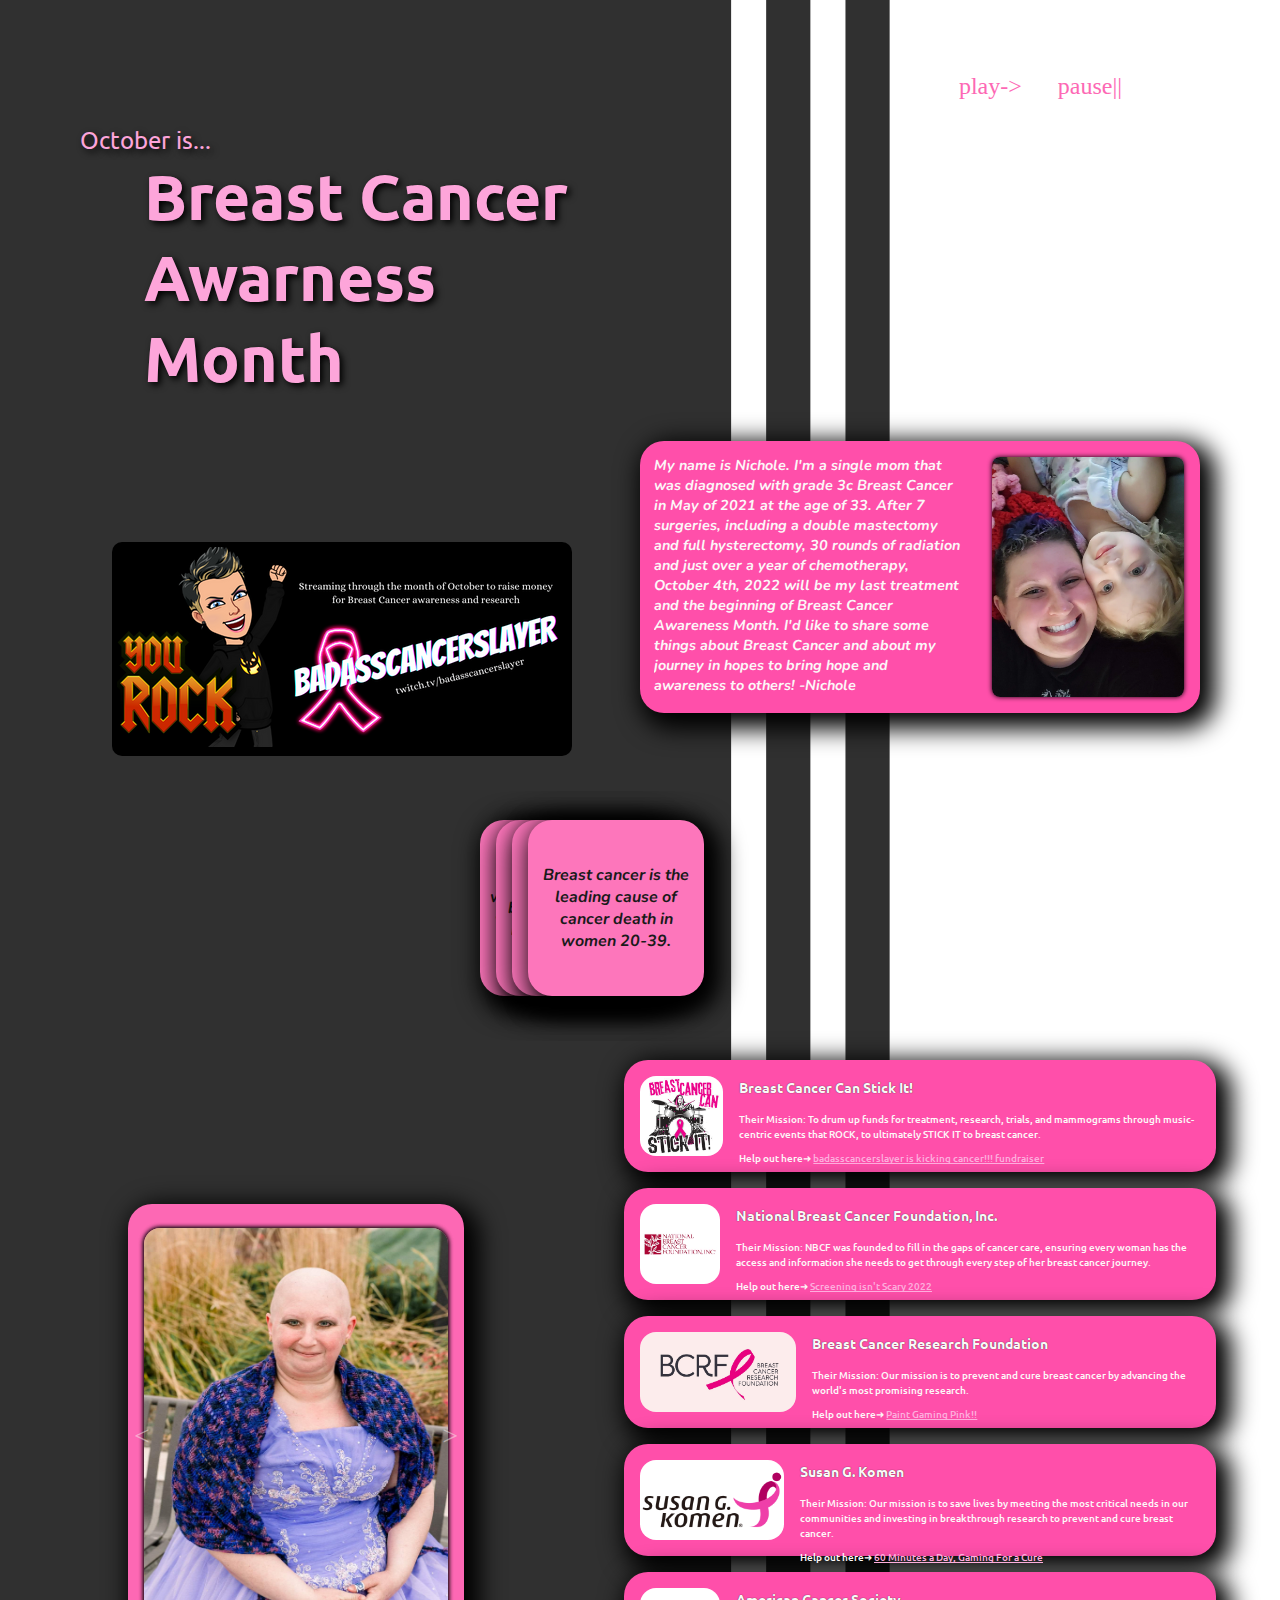
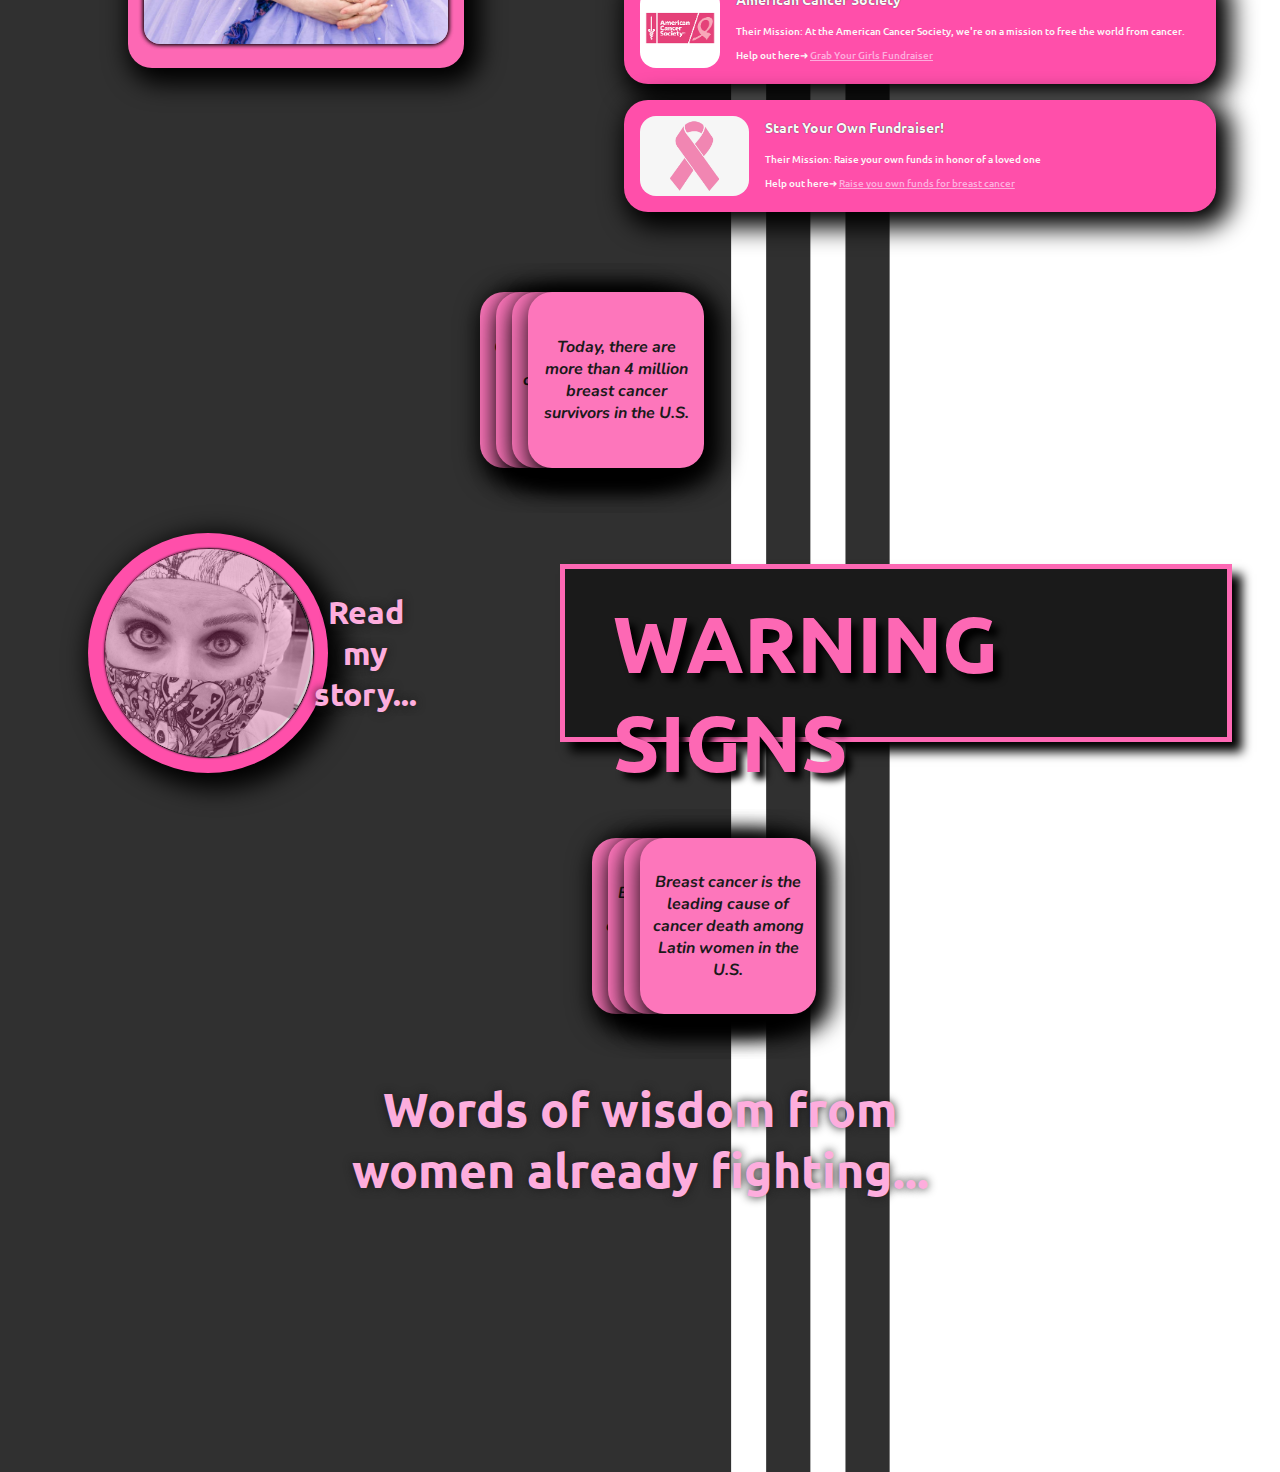
<file: index.html>
<!DOCTYPE html>
<html lang="en">

<head>
    <meta charset="UTF-8">
    <meta http-equiv="X-UA-Compatible" content="IE=edge">
    <meta name="viewport" content="width=device-width, initial-scale=1.0">
    <link rel="stylesheet" href="index.css">
    <link rel="preconnect" href="https://fonts.googleapis.com">
    <link rel="preconnect" href="https://fonts.gstatic.com" crossorigin>
    <link
        href="https://fonts.googleapis.com/css2?family=Nunito:ital,wght@0,400;0,500;0,700;1,300&family=Ubuntu:wght@400;700&display=swap"
        rel="stylesheet">
    <title>BreastCancerAwarenessMonth</title>
</head>

<body>
    <div class="music-btn-box">
        <audio id="youtube" src="pinksongBC.mp3" preload="auto"></audio>
        <button id="pause" class="musicBtn">pause||</button>
        <button id="play" class="musicBtn">play-></button>
    </div>

    <div class="heading">
        <p class="intro opener">October is...</p>
        <h1 id="theH1" class="intro">Breast Cancer Awarness Month</h1>
    </div>


    <div class="first-section">
        <div class="subsection">
            <div class="glow-box">
                <a target="_blank" href="https://www.twitch.tv/badasscancerslayer">
                    <img class="twitch-box" src="BADASSCANCERSLAYER.png"
                        alt="A banner announcing that the creator will be streaming to raise money for cancer research and awarenes through the month of October.">
                </a>
            </div>
            <div class="picture-frame box-style">
                <p class="about-me">My name is Nichole. I'm a single mom that was diagnosed with grade 3c Breast
                    Cancer in May of 2021 at the age of 33. After 7 surgeries, including a double mastectomy and full
                    hysterectomy, 30 rounds of radiation and just over a year of chemotherapy, October 4th, 2022 will be
                    my last treatment and
                    the beginning of Breast Cancer Awareness Month. I'd like to share some things about Breast Cancer
                    and about my journey in hopes to bring hope and awareness to others!
                    -Nichole
                </p>
                <img class="me-picture" src="images/mommyandbaby.jpg"
                    alt="A close up photo of the author and her family having fun and playing games!">
            </div>
        </div>
        <div class="first-subsection" id="first-subsection">
        </div>
    </div>

    <div class="second-subsection">

        <div id="picCarousel" class="box-style carousel">

            <div class="carousel-image pic-visible">
                <img src='images/purple1.jpg' alt="Cancer survivor picture sitting in a purple gown.">
            </div>

            <div class="carousel-image">
                <img src='images/purple2.jpg'
                    alt='Cancer survivor picture in a purple gown, holding her little girl, in a little pink dress, who is examining her bald head.'>
            </div>

            <div class="carousel-image">
                <img src='images/purple3.jpg'
                    alt='Cancer survivor picture in a purple gown, holding up her little girl in a little pink dress.'>
            </div>

            <div class="carousel-image">
                <img src='images/purple4.jpg'
                    alt='Cancer survivor picture sitting in a purple gown with her little girl in a little pink dress.'>
            </div>

            <div class="carousel-image">
                <img src='images/purple5.jpg'
                    alt='Cancer survivor walking down the sidewalk towards the camera in a purple flowy gown with a bald head.'>
            </div>

            <div class="carousel-image">
                <img src='images/purple6.jpg'
                    alt='Cancer survivor from far away in a flowy purple gown with a large beautiful building behind her.'>
            </div>

            <div class="carousel-image">
                <img src='images/predmx.jpg'
                    alt='An up-close picture of a girl sitting in a hospital bead, making a face, prepping for surgery.'>
            </div>

            <div class="carousel-image">
                <img src='images/postdmx2.jpg'
                    alt='A girl asleep in a hospital bed, after having a double mastectomy surgery.'>
            </div>

            <div class="carousel-image">
                <img src='images/postdmx.jpg'
                    alt='A girl just waking up from a double mastectomy surgery, lying in a hospital bed, smiling at her baby girl.'>
            </div>

            <div class="carousel-image">
                <img src='images/portpic.jpg'
                    alt='A cancer patient wearing a mask and a blakc and purple shirt, pulling her shirt down just enough to show off her accessed port.'>
            </div>

            <div class="carousel-image">
                <img src='images/reddevil.jpg'
                    alt='A pair of latex gloved hands holding two large syringes of red liquid called "The Red Devil" chemo.'>
            </div>

            <div class="carousel-image">
                <img src='images/rdchemo.jpg' alt='A cancer patient with her nurse at the beginning of her infusion. '>
            </div>

            <div class="carousel-image">
                <img src='images/losinghair.jpg'
                    alt='The back of a womans head, showing the patches where her hair has started falling out from chemotherapy.'>
            </div>

            <div class="carousel-image">
                <img src='images/bald.jpg' alt='A close up picture of a bald woman who has just shaved her head.'>
            </div>

            <div class="carousel-image">
                <img src='images/baldchemo.jpg'
                    alt='A bald woman with no eyebrows in a red tank top with bandages showing near her shoulder.'>
            </div>

            <div class="carousel-image">
                <img src='images/bffchemo.jpg'
                    alt='A picture of two women, one bald and in a red tank top, the other in a green shirt and a mask smiling for the picture during an infusion room.'>
            </div>

            <div class="carousel-image">
                <img src='images/baldmakeup.jpg'
                    alt='A close up of a woman with very very short hair and bright pink makeup, smiling for the picture.'>
            </div>

            <div class="carousel-image">
                <img src='images/scarfhead.jpg'
                    alt='A close up of a woman wearing a gray headscarf with black stars, smiling at the camera.'>
            </div>

            <div class="carousel-image">
                <img src='images/drugged.jpg'
                    alt='A close up picture of a woman with short brown hair, with an oxygen mask in a hospital bed after having had a full hysterectomy.'>
            </div>

            <div class="carousel-image">
                <img src='images/posthyst.jpg'
                    alt='A woman with short brown hair laying in a hospital bed sleeping after surgery.'>
            </div>

            <div class="carousel-image">
                <img src='images/postteeth.jpg'
                    alt='A close up of a woman in a hospital bed with bloodied guaze in her mouth after having teeth extracted.'>
            </div>

            <div class="button-box">
                <button id="previous-btn" class="arrow-btn">&lt;</button>
                <button id="next-btn" class="arrow-btn">&gt;</button>
            </div>
        </div>

        <div class="resource-section" id="resource-section">
            <div id="bccsi">
            </div>
            <div id="nbcf">
            </div>
            <div id="bcrf">
            </div>
            <div id="sgk">
            </div>
            <div id="acs">
            </div>
            <div id="personal">

            </div>
        </div>

    </div>

    <div id="third-subsection" class="first-subsection"></div>
    <div class="fourth-subsection">
        <div id="my-story" class="my-story box-style">
            <img class="my-story-img" src="images/headscarf.jpg"
                alt="A close up image of a woman in a heascarf and mask.">
            <div class="img-overlay"></div>
            <p id="popup-link">Read my story...</p>
        </div>
        <div class="symptom-list" id="symptom-list">
            <p class="warnings" id="warnings">WARNING SIGNS</p>
            <!-- <div class="list-container"> -->
            <div class="container ul-symptoms" id="ul-symptoms">
                <ul>
                </ul>
            </div>
        </div>
    </div>
    <div class="first-subsection fifth-subsection" id="fifth-subsection">
    </div>

    <div class="wisdom" id="wisdom">
        <span class="wordsof">Words of wisdom from<br> women already fighting...</span>
    </div>

    <div></div>

    <div class="overlay" id="overlay"></div>
    <div id="popup-story" class="popup-story"></div>

    <div class="music-container">
        <iframe class="music-player"
            src="https://open.spotify.com/embed/playlist/5aD5vvusqJZvUigRSuHYai?utm_source=generator&theme=0"
            allow="autoplay; clipboard-write; encrypted-media; fullscreen; picture-in-picture" loading="lazy"></iframe>
    </div>



    <script src="index.js"></script>
</body>

</html>
</file>
<file: index.css>
body {
    margin: 0;
    padding: 3em;
    background-image: url(images/background.png);
    background-size: auto;
}

body::-webkit-scrollbar {
    width: 1em;
}

body::-webkit-scrollbar-track {
    background-color: rgba(26, 26, 26, 0.9);
    border-radius: 3em;
    margin-block: 0.1em;
}

body::-webkit-scrollbar-thumb,
.popup-story::-webkit-scrollbar-thumb {
    background-color: #ff4faa;
    border-radius: 3em;
}

.heading {
    margin-top: 0.5em;
    padding-left: 2em;
    padding-top: 0;
}

.intro {
    width: 40%;
    font-family: 'Ubuntu', sans-serif;
    color: #FDA5DA;
    text-shadow: 3px 3px 7px black;
    margin-top: 0;
    margin-bottom: 1.5em;
    padding-top: 0;
}

#theH1 {
    font-weight: 700;
    font-size: 4em;
    margin-left: 1em;
}

.opener {
    font-size: 1.5em;
    margin-top: 1em;
    margin-bottom: 0;
}

.music-btn-box {
    display: flex;
    flex-direction: row-reverse;
    margin-right: 5em;
}

.musicBtn {
    background-color: transparent;
    color: #FD68B4;
    font-family: 'Permanent Marker', cursive;
    border: none;
    font-size: 1.5em;
    margin-right: 1em;
    margin-top: 1em;
}

.musicBtn:hover {
    margin-bottom: -1em;
    transform: translateY(-0.65em);
    text-shadow: 0px 2px 3.5px rgba(253, 165, 218, 75%);
}

div .picture-frame {
    position: absolute;
    background-color: #ff4faa;
    display: flex;
    justify-content: space-around;
    margin-left: 33em;
    margin-top: -6em;
    width: 35rem;
    height: 17em;
}

.box-style {
    box-shadow: 0.5em 0.5em 1.5em 0.5em black;
    border-radius: 1.5em;
    background-color: #FD68B4;
    color: #FCF7F8;
}

.me-picture {
    width: 13em;
    margin: 1em;
    border-radius: 0.5em;
    box-shadow: 0 0 0.3em black;

}

.about-me {
    font-family: 'Nunito', sans-serif;
    font-weight: 700;
    font-style: italic;
    font-size: 0.9rem;
    margin-top: 5em;
    margin: 1em;
    color: #FCF7F8;
    overflow: auto;
}

.music-container {
    height: auto;
    padding-top: 1em;
    display: flex;
    justify-content: center;
}

.music-player {
    border-radius: 1em;
    width: 30%;
    height: 10em;
    border: none;
}

#picCarousel {
    display: flex;
    justify-content: space-around;
    align-items: center;
    height: 29em;
    width: 21em;
    margin-top: 5em;
    margin-left: 5em;
    margin-bottom: 4em;
}

.carousel-image,
.carousel-image img {
    width: 19em;
    height: 26em;
    border-radius: 1em;
    box-shadow: 0 0 0.3em black;
    position: absolute;
}

.carousel,
.carousel .pic-visible {
    display: block;

}

.carousel-image,
.pic-invisible {
    display: none;
}

.button-box {
    display: flex;
    justify-content: space-between;
    width: 21em;
}

.arrow-btn {
    position: relative;
    background-color: transparent;
    border: none;
    color: rgba(244, 235, 232, 50%);
    font-size: 1.75em;
    font-family: 'Permanent Marker', cursive;
}

.subsection {
    display: flex;
    flex-direction: row;
    align-items: center;
    margin-left: 4em;
}

.twitch-box {
    border-radius: 10px;
}

.twitch-box:hover {
    animation: shake 0.5s;
    animation-iteration-count: infinite;
}

.glow-box {
    margin-top: 3em;
    border-radius: 10px;
    padding: 5px;
    background-color: black;
}

.glow-box:hover {
    animation: glow;
    animation-duration: 3s;
    animation-fill-mode: forwards;
}

.first-subsection {
    display: flex;
    flex-direction: row;
    height: 15em;
    padding-left: 1em;
    margin-top: 1em;
}

.facts {
    width: 10em;
    height: 10em;
    margin-left: 25em;
    margin-right: 2em;
    margin-top: 3em;
    display: flex;
    align-items: center;
    justify-content: space-around;
    padding: 0.5em;
    font-family: 'Nunito', sans-serif;
    font-weight: 400;
    font-style: italic;
    text-align: center;
    position: absolute;
    background-color: #FD76BB;
    color: #1a1a1a;
    font-weight: bold;
}


div .box1 {
    margin-left: 26em;
}

.first-subsection:hover .box1 {
    animation: slideFarLeft;
    animation-duration: 2s;
    animation-fill-mode: forwards;
}

div .box2 {
    margin-left: 27em;
}

.first-subsection:hover .box2 {
    animation: slideLeft;
    animation-duration: 2s;
    animation-fill-mode: forwards;
}

div .box3 {
    margin-left: 28em;
}

.first-subsection:hover .box3 {
    animation: slideRight;
    animation-duration: 2s;
    animation-fill-mode: forwards;
}

div .box4 {
    margin-left: 29em;
}

.first-subsection:hover .box4 {
    animation: slideFarRight;
    animation-duration: 2s;
    animation-fill-mode: forwards;
}


.logo-img {
    height: 5em;
    margin-right: 1em;
    border-radius: 1em;
}

.second-subsection {
    display: flex;
    flex-wrap: nowrap;
    margin-top: 2em;
    margin-bottom: 2em;
    align-items: center;
}

.resourcesBC {
    background-color: #ff4faa;
    font-family: 'Ubuntu', sans-serif;
    font-weight: 500;
    width: 35em;
    height: 5em;
    margin-top: 1em;
    margin-left: 10em;
    display: flex;
    flex-direction: row;
    flex-wrap: no-wrap;
    justify-content: flex-start;
    padding: 1em;
}

.resourcesBC:hover {
    box-shadow: 5px 5px 10px #FDADDD;
    transform: translateY(-0.3em);
}

.resource-information {
    font-family: 'Ubuntu', sans-serif;
    margin-top: -0.75em;
    margin-bottom: 1em;
}

.resource-link {
    margin: 0;
    color: #FCF7F8;
    text-shadow: 0 0 1px #1a1a1a;
    font-weight: 700;
    font-size: 1.5em;
    text-decoration: none;
}

.resource-information p {
    font-size: 0.6em;
}

.resource-fundraiser {
    color: #FDADDD;
}


.my-story {
    width: 13em;
    height: 13em;
    border-radius: 50%;
    padding: 1em;
    text-align: center;
    display: flex;
    align-items: center;
    font-family: 'Ubuntu', sans-serif;
    background-color: #ff4faa;
    margin: 2.5em;
    position: relative;
}


.my-story-img {
    width: 13em;
    height: 13em;
    border-radius: 50%;
    box-shadow: 0 0 2px #1a1a1a;
    filter: grayscale(100%);
    border: 0.5px solid #1a1a1a;
}

.img-overlay {
    width: 13em;
    height: 13em;
    border-radius: 50%;
    position: absolute;
    top: 15px;
    left: 15px;
    background-color: rgba(255, 66, 164, 0.25);
}

.my-story p {
    font-size: 2em;
    font-weight: bold;
    color: #FDADDD;
    text-shadow: 0 0 10px #1a1a1a;
    cursor: pointer;
}

.my-story p:hover {
    text-shadow: 0 0 5px #FCF7F8;
}

/* my story popup */

.overlay {
    display: none;
    position: fixed;
    top: 0;
    left: 0;
    margin: 0;
    width: 100%;
    height: 100%;
    background-color: rgba(0, 0, 0, 0.75);
}

.popup-story {
    display: none;
    position: fixed;
    top: 0;
    width: 85%;
    height: 85%;
    margin: 2em;
    background-color: #FDADDD;
    color: #1a1a1a;
    overflow: auto;
    border-radius: 3em;
}

.popup-story::-webkit-scrollbar {
    width: 0.5em;
}

.popup-story::-webkit-scrollbar-track {
    background-color: rgba(26, 26, 26, 0.75);
    margin-block: 1.5em;
    border-radius: 3em;
}

div .story-text {
    margin: 3em;
    font-family: 'Ubuntu', sans-serif;
    font-weight: bold;
    color: #1a1a1a;
    font-size: 16px;
    line-height: 1.5;
}

.fourth-subsection {
    display: flex;
    justify-content: left;
    align-items: center;
}

.symptom-list {
    margin-left: 12em;
    position: relative;
}


.warnings {
    height: 1.5em;
    font-family: 'Ubuntu', sans-serif;
    padding: 0.3em 0.6em;
    background-color: #1a1a1a;
    font-size: 5em;
    font-weight: 700;
    color: #FD68B4;
    text-shadow: 7px 7px 7px black;
    border: 5px solid #FD68B4;
    box-shadow: 10px 10px 10px black;
    animation-name: blinking;
    animation-duration: 1.5s;
    animation-iteration-count: infinite;
    transition-timing-function: ease-in-out;
}

.warnings:hover {
    background-color: #FD68B4;
    color: #1a1a1a;
    cursor: pointer;
}

.ul-symptoms {
    position: absolute;
    bottom: 240px;
    left: 40px;
    list-style: disc;
    cursor: pointer;
    height: 1em;
}


.list-item {
    font-size: 1em;
    font-family: 'Ubuntu', sans-serif;
    font-weight: 700;
    color: #1a1a1a;
    animation-name: fadeIn;
    animation-fill-mode: forwards;
    animation-duration: 1s;
}

div .display {
    color: transparent;
    background-color: #FD68B4;
    animation: none;
    text-shadow: none;
}

.fifth-subsection {
    margin-left: 7em;
    margin-top: -2em;
    margin-bottom: 1em;
}

.wisdom {
    font-family: 'Ubuntu', sans-serif;
    font-size: 3em;
    margin: 1em auto;
    font-weight: bold;
    color: #FDADDD;
    text-align: center;
    text-shadow: 0 0 10px #1a1a1a;
}

.wordsof:hover {
    text-shadow: 0 0 5px #FCF7F8;
}


/* animation keyframes */

@keyframes glow {
    0% {
        box-shadow: 0 0 20px 0px black;
    }

    5% {
        box-shadow: 0 0 30px 5px black;
    }

    10% {
        box-shadow: 0 0 40px 10px black;
    }

    15% {
        box-shadow: 0 0 50px 15px black;
    }

    20% {
        box-shadow: 0 0 50px 20px black;
    }

    25% {
        box-shadow: 0 0 50px 25px black;
    }

    30% {
        box-shadow: 0 0 50px 30px black;
    }

    35% {
        box-shadow: 0 0 50px 35px black;
    }

    40% {
        box-shadow: 0 0 50px 40px black;
    }

    45% {
        box-shadow: 0 0 50px 45px black;
    }

    50% {
        box-shadow: 0 0 50px 50px black;
    }

    55% {
        box-shadow: 0 0 50px 55px black;
    }

    60% {
        box-shadow: 0 0 50px 60px black;
    }

    65% {
        box-shadow: 0 0 50px 65px black;
    }

    70% {
        box-shadow: 0 0 50px 70px black;
    }

    75% {
        box-shadow: 0 0 50px 75px black;
    }

    80% {
        box-shadow: 0 0 50px 80px black;
    }

    85% {
        box-shadow: 0 0 50px 85px black;
    }

    90% {
        box-shadow: 0 0 50px 90px black;
    }

    95% {
        box-shadow: 0 0 50px 95px black;
    }

    100% {
        box-shadow: 0 0 50px 100px black;
    }
}

@keyframes shake {
    0% {
        transform: translate(1px, 1px) rotate(0deg);
    }

    10% {
        transform: translate(-1px, -2px) rotate(-1deg);
    }

    20% {
        transform: translate(-3px, 0px) rotate(1deg);
    }

    30% {
        transform: translate(3px, 2px) rotate(0deg);
    }

    40% {
        transform: translate(1px, -1px) rotate(1deg);
    }

    50% {
        transform: translate(-1px, 2px) rotate(-1deg);
    }

    60% {
        transform: translate(-3px, 1px) rotate(0deg);
    }

    70% {
        transform: translate(3px, 1px) rotate(-1deg);
    }

    80% {
        transform: translate(-1px, -1px) rotate(1deg);
    }

    90% {
        transform: translate(1px, 2px) rotate(0deg);
    }

    100% {
        transform: translate(1px, -2px) rotate(-1deg);
    }
}

@keyframes slideFarLeft {
    0% {
        transform: translateX(0);
    }

    100% {
        transform: translateX(-18em);
    }
}

@keyframes slideLeft {
    0% {
        transform: translateX(0);
    }

    100% {
        transform: translateX(-6em);
    }
}

@keyframes slideRight {
    0% {
        transform: translateX(0);
    }

    100% {
        transform: translateX(6em);
    }
}

@keyframes slideFarRight {
    0% {
        transform: translateX(0);
    }

    100% {
        transform: translateX(18em);
    }
}

@keyframes blinking {
    0% {
        text-shadow: 5px 5px 7px #FCF7F8;
    }

    50% {
        text-shadow: 7px 7px 7px black;
    }

    100% {
        text-shadow: 5px 5px 7px #FCF7F8;
    }
}

@keyframes fadeIn {
    0% {
        color: transparent;
    }

    100% {
        color: #1a1a1a;
    }
}
</file>
